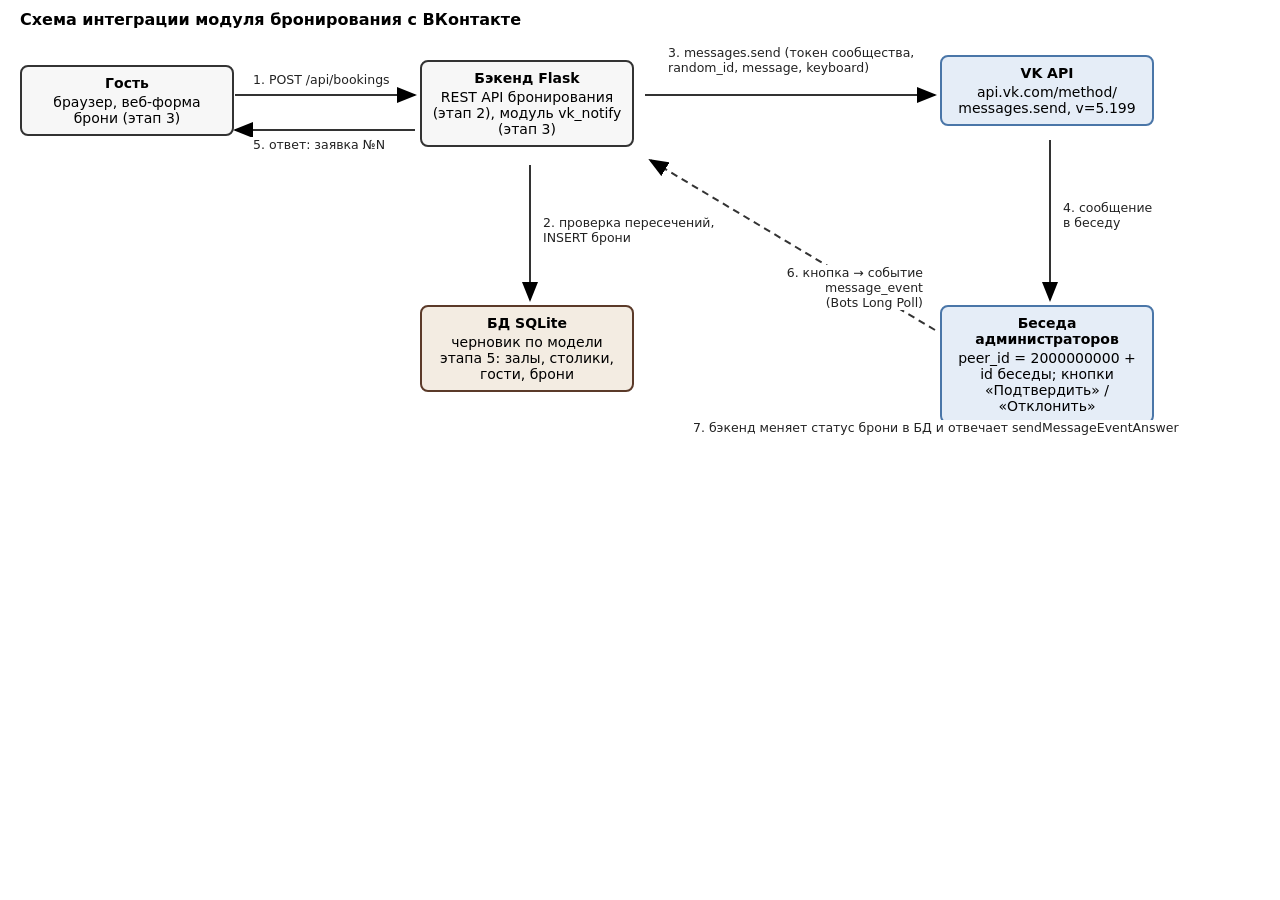
<file: PP.11/stage1/vk_scheme.html>
<html><head><meta charset="utf-8"><style>
body{font-family:"DejaVu Sans",Arial,sans-serif;margin:0;background:#fff;width:1200px}
.box{position:absolute;border:2px solid #333;border-radius:8px;padding:8px 10px;text-align:center;font-size:14px;background:#f7f7f7;width:190px}
.box b{display:block;margin-bottom:3px}
.vk{background:#e5edf7;border-color:#4a76a8}.db{background:#f3ece2;border-color:#5b3a29}
svg{position:absolute;left:0;top:0}
.lbl{position:absolute;font-size:12.5px;color:#222;background:#fff;padding:0 3px}
h3{position:absolute;left:20px;top:0;margin:10px 0;font-size:16px}
</style></head><body><h3>Схема интеграции модуля бронирования с ВКонтакте</h3>
<div style="position:relative;height:470px">
<svg width="1200" height="470"><defs><marker id="a" markerWidth="10" markerHeight="8" refX="9" refY="4" orient="auto"><path d="M0,0 L10,4 L0,8 z"/></marker></defs>
<g stroke="#333" stroke-width="2" fill="none" marker-end="url(#a)">
<line x1="235" y1="95" x2="415" y2="95"/>
<line x1="415" y1="130" x2="235" y2="130"/>
<line x1="530" y1="165" x2="530" y2="300"/>
<line x1="645" y1="95" x2="935" y2="95"/>
<line x1="1050" y1="140" x2="1050" y2="300"/>
<line x1="935" y1="330" x2="650" y2="160" stroke-dasharray="7,5"/>
</g></svg>
<div class="box" style="left:20px;top:65px"><b>Гость</b>браузер, веб-форма брони (этап 3)</div>
<div class="box" style="left:420px;top:60px"><b>Бэкенд Flask</b>REST API бронирования (этап 2), модуль vk_notify (этап 3)</div>
<div class="box db" style="left:420px;top:305px"><b>БД SQLite</b>черновик по модели этапа 5: залы, столики, гости, брони</div>
<div class="box vk" style="left:940px;top:55px"><b>VK API</b>api.vk.com/method/<br>messages.send, v=5.199</div>
<div class="box vk" style="left:940px;top:305px"><b>Беседа администраторов</b>peer_id = 2000000000 + id беседы; кнопки «Подтвердить» / «Отклонить»</div>
<div class="lbl" style="left:250px;top:72px">1. POST /api/bookings</div>
<div class="lbl" style="left:250px;top:137px">5. ответ: заявка №N</div>
<div class="lbl" style="left:540px;top:215px">2. проверка пересечений,<br>INSERT брони</div>
<div class="lbl" style="left:665px;top:45px">3. messages.send (токен сообщества,<br>random_id, message, keyboard)</div>
<div class="lbl" style="left:1060px;top:200px">4. сообщение<br>в беседу</div>
<div class="lbl" style="left:770px;top:265px;width:150px;text-align:right">6. кнопка → событие<br>message_event<br>(Bots Long Poll)</div>
<div class="lbl" style="left:690px;top:420px">7. бэкенд меняет статус брони в БД и отвечает sendMessageEventAnswer</div>
</div></body></html>
</file>
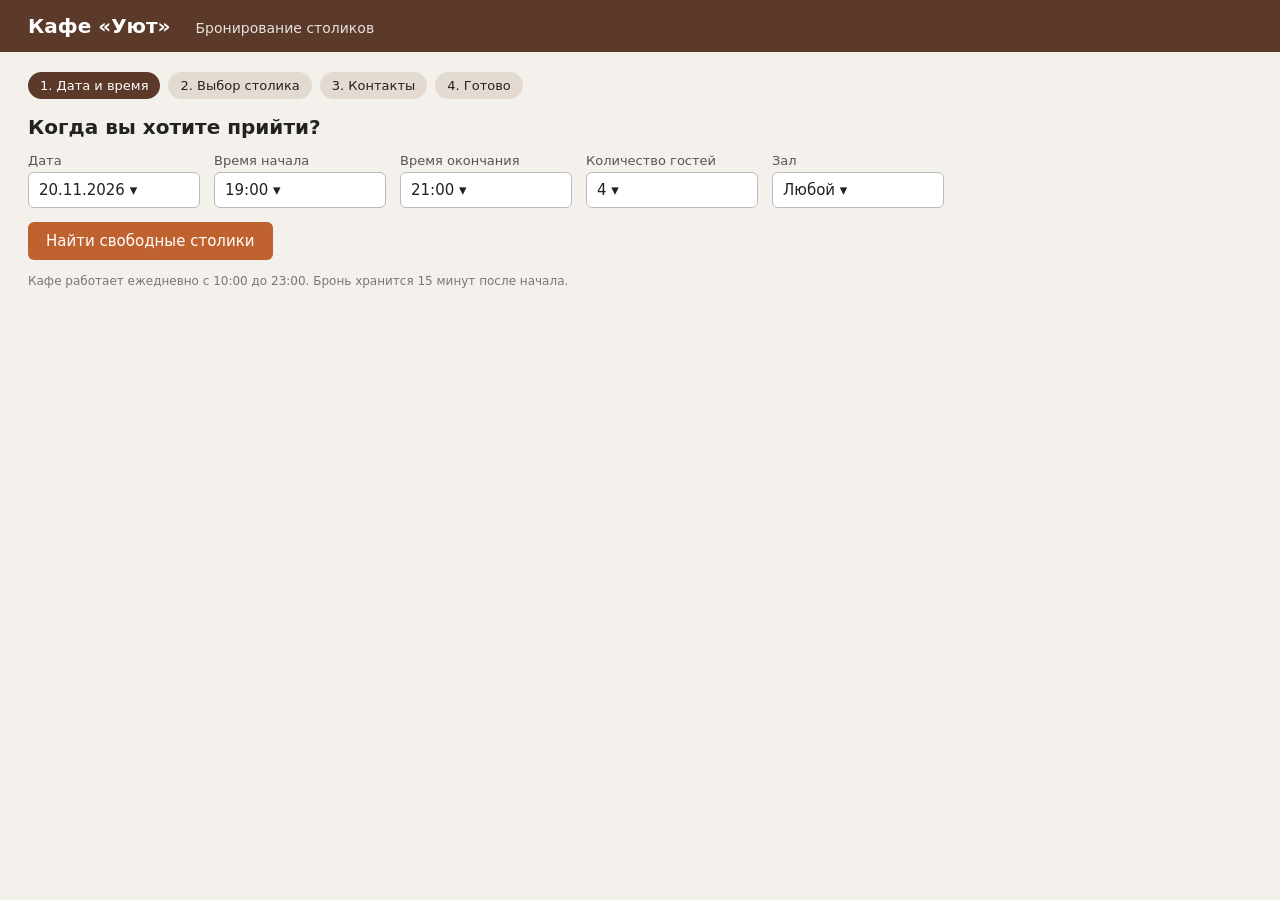
<file: PP.11/stage1/mockups/01_search.html>
<html><head><meta charset="utf-8"><link rel="stylesheet" href="style.css"></head><body>
<header>Кафе «Уют» <span>Бронирование столиков</span></header><main>
<div class="steps"><div class="on">1. Дата и время</div><div>2. Выбор столика</div><div>3. Контакты</div><div>4. Готово</div></div>
<h2>Когда вы хотите прийти?</h2>
<div class="row">
<div><label>Дата</label><div class="inp">20.11.2026 ▾</div></div>
<div><label>Время начала</label><div class="inp">19:00 ▾</div></div>
<div><label>Время окончания</label><div class="inp">21:00 ▾</div></div>
<div><label>Количество гостей</label><div class="inp">4 ▾</div></div>
<div><label>Зал</label><div class="inp">Любой ▾</div></div>
</div>
<div class="row"><div class="btn">Найти свободные столики</div></div>
<p class="note">Кафе работает ежедневно с 10:00 до 23:00. Бронь хранится 15 минут после начала.</p>
</main></body></html>
</file>
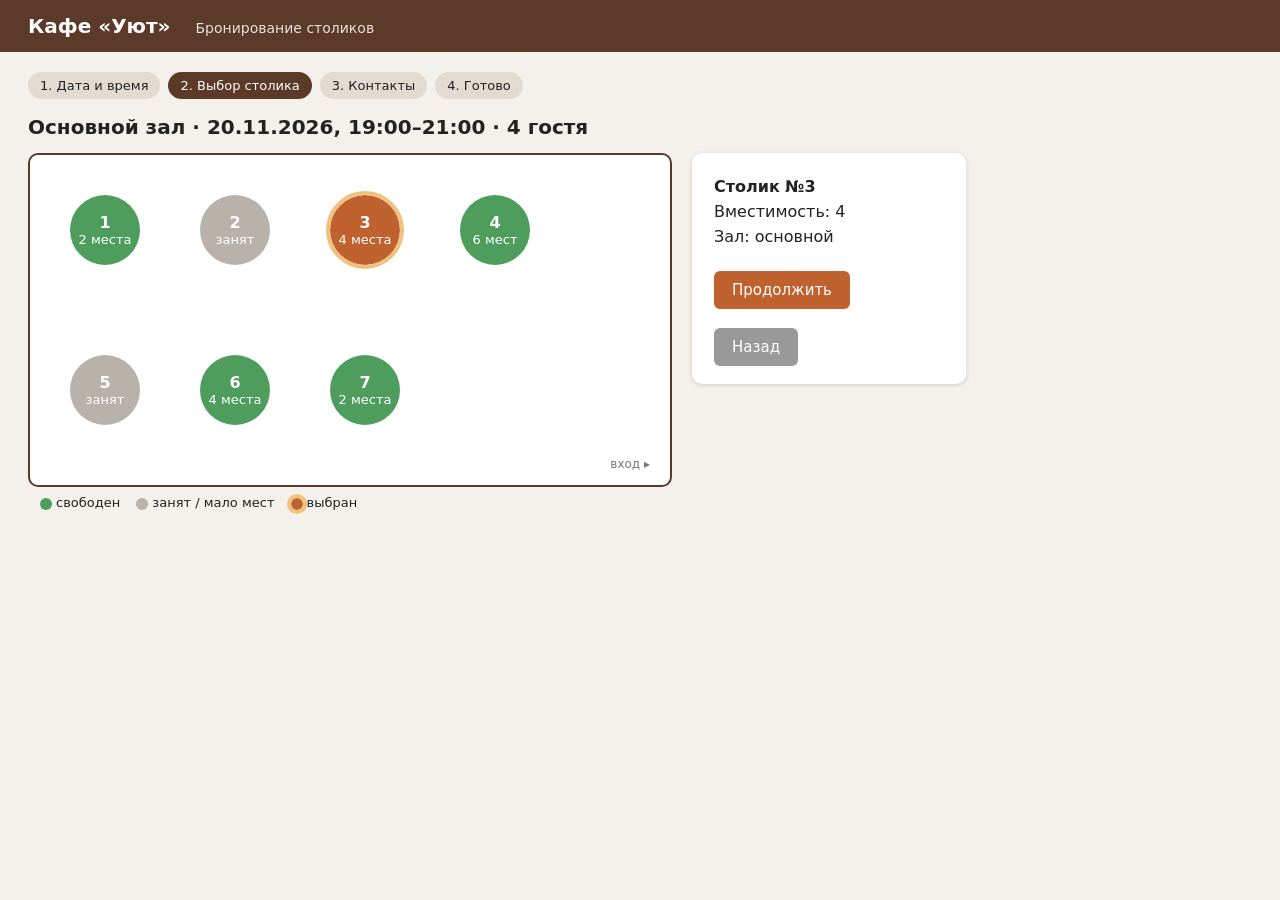
<file: PP.11/stage1/mockups/02_tables.html>
<html><head><meta charset="utf-8"><link rel="stylesheet" href="style.css"></head><body>
<header>Кафе «Уют» <span>Бронирование столиков</span></header><main>
<div class="steps"><div>1. Дата и время</div><div class="on">2. Выбор столика</div><div>3. Контакты</div><div>4. Готово</div></div>
<h2>Основной зал · 20.11.2026, 19:00–21:00 · 4 гостя</h2>
<div class="side"><div>
<div class="hall">
<div class="t free" style="left:40px;top:40px"><b>1</b>2 места</div>
<div class="t busy" style="left:170px;top:40px"><b>2</b>занят</div>
<div class="t sel" style="left:300px;top:40px"><b>3</b>4 места</div>
<div class="t free" style="left:430px;top:40px"><b>4</b>6 мест</div>
<div class="t busy" style="left:40px;top:200px"><b>5</b>занят</div>
<div class="t free" style="left:170px;top:200px"><b>6</b>4 места</div>
<div class="t free" style="left:300px;top:200px"><b>7</b>2 места</div>
<div style="position:absolute;right:20px;bottom:14px;font-size:12px;color:#777">вход ▸</div>
</div>
<div class="legend"><i class="free"></i>свободен <i class="busy"></i>занят / мало мест <i class="sel"></i>выбран</div></div>
<div class="card" style="width:230px;height:fit-content"><p><b>Столик №3</b></p><p>Вместимость: 4</p><p>Зал: основной</p><br><div class="btn">Продолжить</div><br><br><div class="btn gray">Назад</div></div>
</div></main></body></html>
</file>
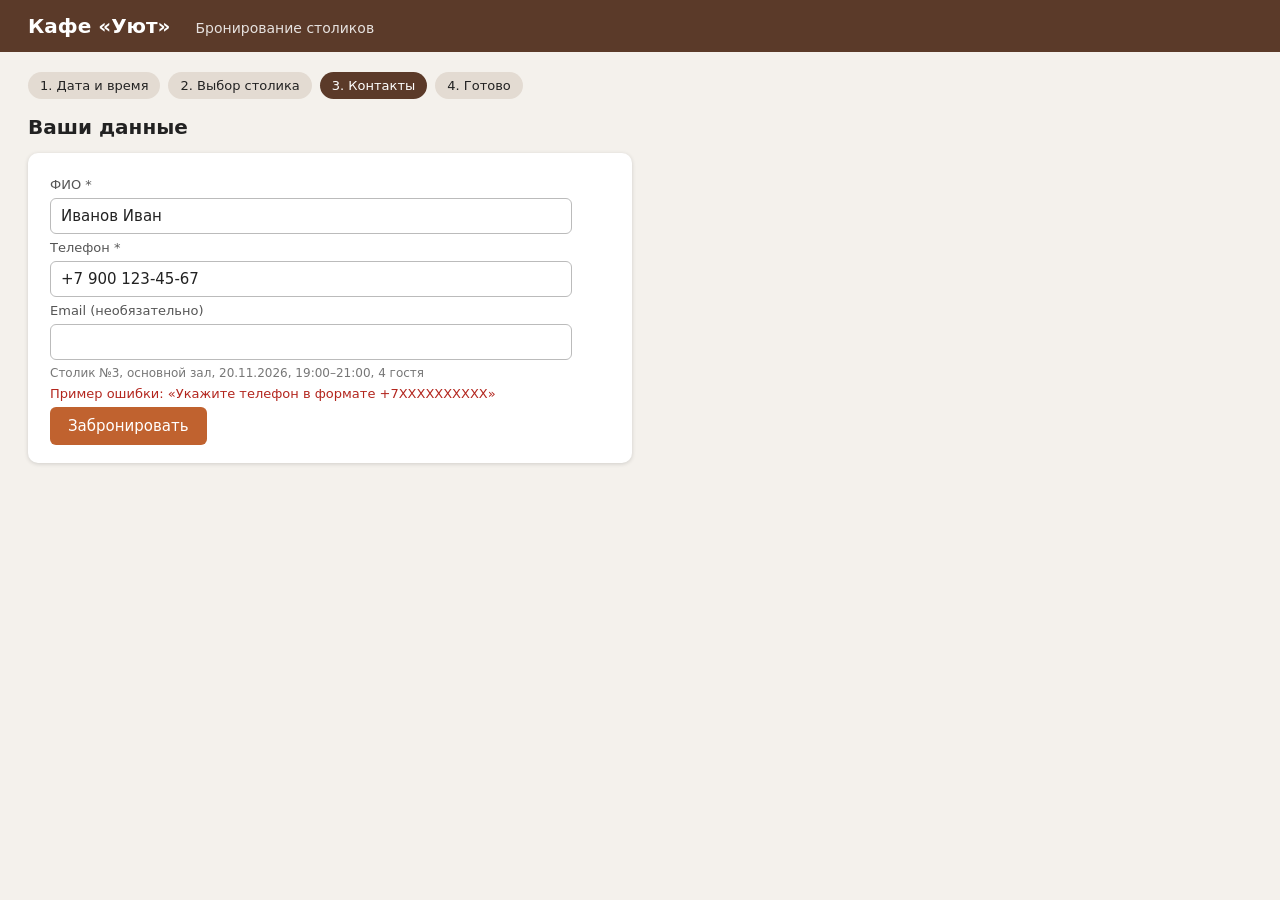
<file: PP.11/stage1/mockups/03_contacts.html>
<html><head><meta charset="utf-8"><link rel="stylesheet" href="style.css"></head><body>
<header>Кафе «Уют» <span>Бронирование столиков</span></header><main>
<div class="steps"><div>1. Дата и время</div><div>2. Выбор столика</div><div class="on">3. Контакты</div><div>4. Готово</div></div>
<h2>Ваши данные</h2>
<div class="card">
<p><label>ФИО *</label><div class="inp" style="width:500px">Иванов Иван</div></p>
<p><label>Телефон *</label><div class="inp" style="width:500px">+7 900 123-45-67</div></p>
<p><label>Email (необязательно)</label><div class="inp" style="width:500px">&nbsp;</div></p>
<p class="note">Столик №3, основной зал, 20.11.2026, 19:00–21:00, 4 гостя</p>
<p class="err">Пример ошибки: «Укажите телефон в формате +7XXXXXXXXXX»</p>
<div class="btn">Забронировать</div>
</div></main></body></html>
</file>
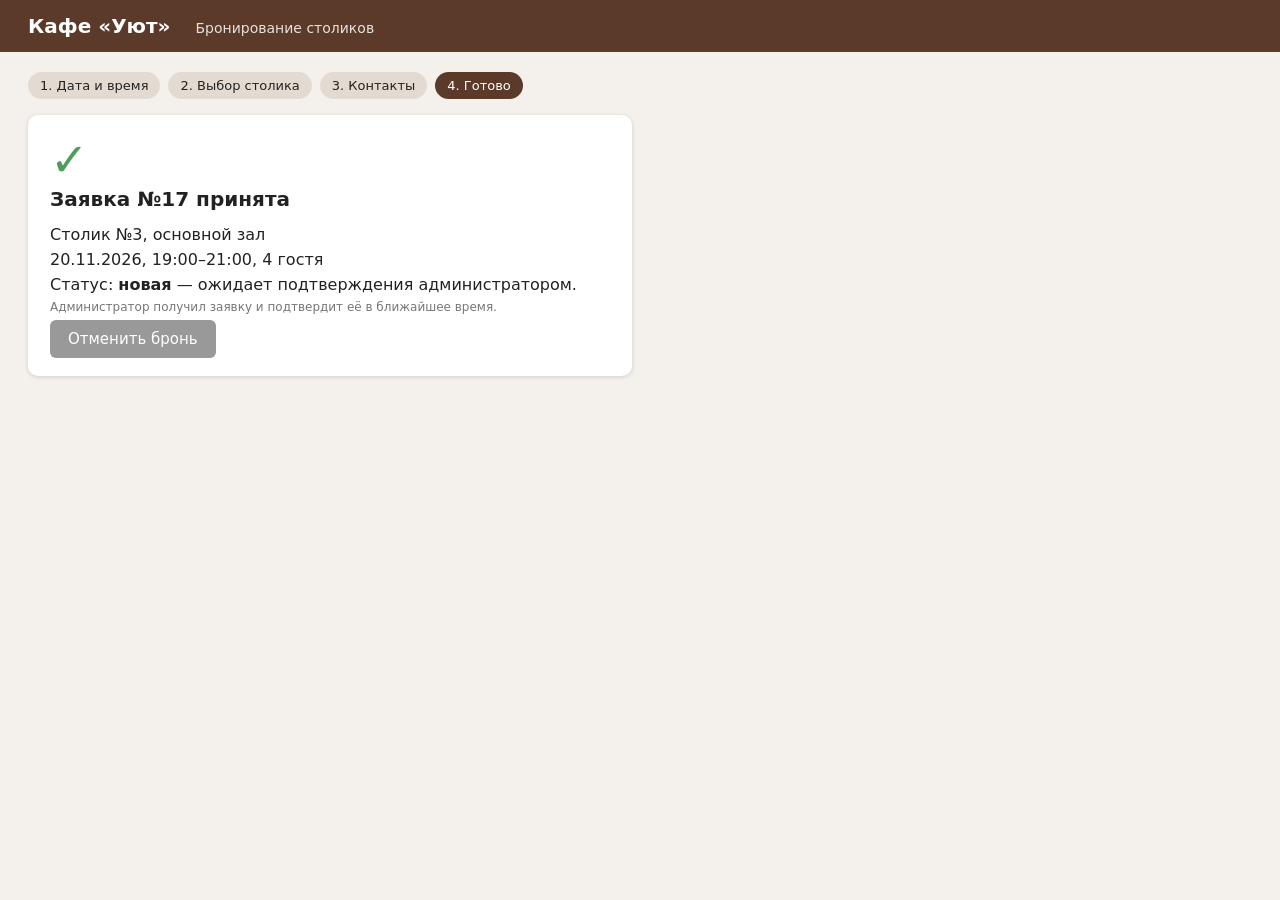
<file: PP.11/stage1/mockups/04_done.html>
<html><head><meta charset="utf-8"><link rel="stylesheet" href="style.css"></head><body>
<header>Кафе «Уют» <span>Бронирование столиков</span></header><main>
<div class="steps"><div>1. Дата и время</div><div>2. Выбор столика</div><div>3. Контакты</div><div class="on">4. Готово</div></div>
<div class="card"><div class="ok">✓</div>
<h2>Заявка №17 принята</h2>
<p>Столик №3, основной зал</p><p>20.11.2026, 19:00–21:00, 4 гостя</p>
<p>Статус: <b>новая</b> — ожидает подтверждения администратором.</p>
<p class="note">Администратор получил заявку и подтвердит её в ближайшее время.</p>
<div class="btn gray">Отменить бронь</div>
</div></main></body></html>
</file>
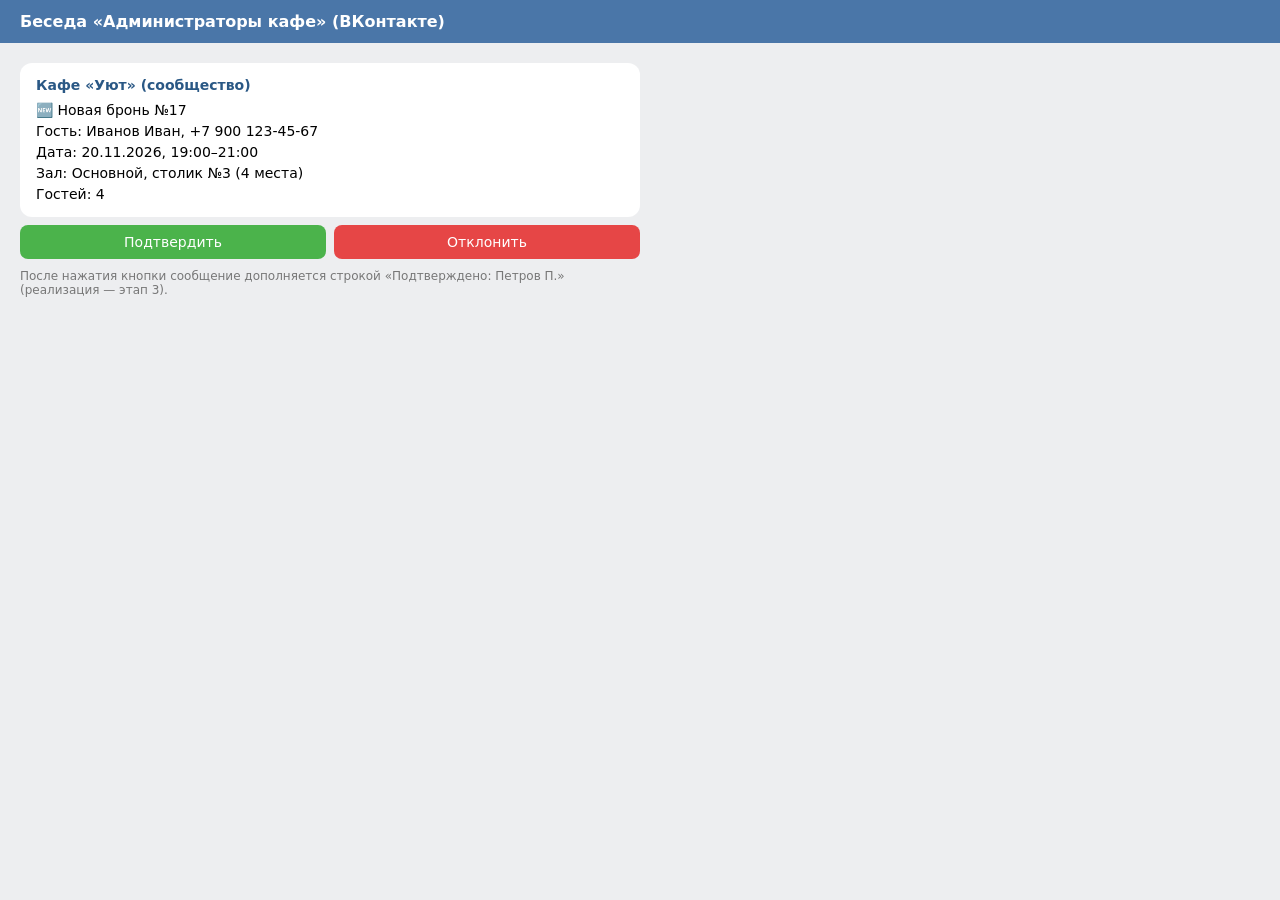
<file: PP.11/stage1/mockups/05_vk_admin.html>
<html><head><meta charset="utf-8"><style>
body{font-family:"DejaVu Sans",Arial,sans-serif;margin:0;background:#edeef0}
.top{background:#4a76a8;color:#fff;padding:12px 20px;font-weight:bold}
.chat{padding:20px;width:620px}
.msg{background:#fff;border-radius:12px;padding:12px 16px;font-size:14px;line-height:1.5}
.who{color:#2a5885;font-weight:bold;margin-bottom:4px}
.kb{display:flex;gap:8px;margin-top:8px}.kb div{flex:1;text-align:center;padding:9px;border-radius:8px;color:#fff;font-size:14px}
.g{background:#4bb34b}.r{background:#e64646}.note{font-size:12px;color:#777;margin-top:10px}
</style></head><body><div class="top">Беседа «Администраторы кафе» (ВКонтакте)</div><div class="chat">
<div class="msg"><div class="who">Кафе «Уют» (сообщество)</div>
🆕 Новая бронь №17<br>Гость: Иванов Иван, +7 900 123-45-67<br>Дата: 20.11.2026, 19:00–21:00<br>Зал: Основной, столик №3 (4 места)<br>Гостей: 4</div>
<div class="kb"><div class="g">Подтвердить</div><div class="r">Отклонить</div></div>
<div class="note">После нажатия кнопки сообщение дополняется строкой «Подтверждено: Петров П.» (реализация — этап 3).</div>
</div></body></html>
</file>
<file: PP.11/stage1/mockups/style.css>
body{font-family:"DejaVu Sans",Arial,sans-serif;margin:0;background:#f4f1ec;color:#222}
header{background:#5b3a29;color:#fff;padding:14px 28px;font-size:20px;font-weight:bold}
header span{font-weight:normal;font-size:14px;margin-left:18px;opacity:.85}
main{padding:20px 28px}
h2{margin:0 0 14px;font-size:20px}
.steps{display:flex;gap:8px;margin-bottom:16px}
.steps div{padding:6px 12px;border-radius:14px;background:#e3dbd2;font-size:13px}
.steps .on{background:#5b3a29;color:#fff}
.row{display:flex;gap:14px;align-items:flex-end;flex-wrap:wrap;margin-bottom:14px}
label{display:block;font-size:13px;margin-bottom:4px;color:#555}
.inp{background:#fff;border:1px solid #bbb;border-radius:6px;padding:8px 10px;min-width:150px;font-size:15px}
.btn{background:#c0622f;color:#fff;border-radius:6px;padding:10px 18px;font-size:15px;display:inline-block}
.btn.gray{background:#999}
.hall{background:#fff;border:2px solid #5b3a29;border-radius:10px;position:relative;height:330px;width:640px}
.t{position:absolute;border-radius:50%;width:70px;height:70px;display:flex;align-items:center;justify-content:center;flex-direction:column;font-size:13px;color:#fff}
.t b{font-size:16px}
.free{background:#4f9d5d}.busy{background:#b9b2aa}.sel{background:#c0622f;outline:4px solid #f1c27d}
.legend{font-size:13px;margin-top:8px}.legend i{display:inline-block;width:12px;height:12px;border-radius:50%;margin:0 4px 0 12px;vertical-align:middle}
.card{background:#fff;border-radius:10px;padding:18px 22px;width:560px;box-shadow:0 1px 4px rgba(0,0,0,.15)}
.card p{margin:6px 0}
.ok{font-size:46px;color:#4f9d5d}
.note{font-size:12px;color:#777}
.side{display:flex;gap:20px}
.err{color:#b3261e;font-size:13px}
</file>
